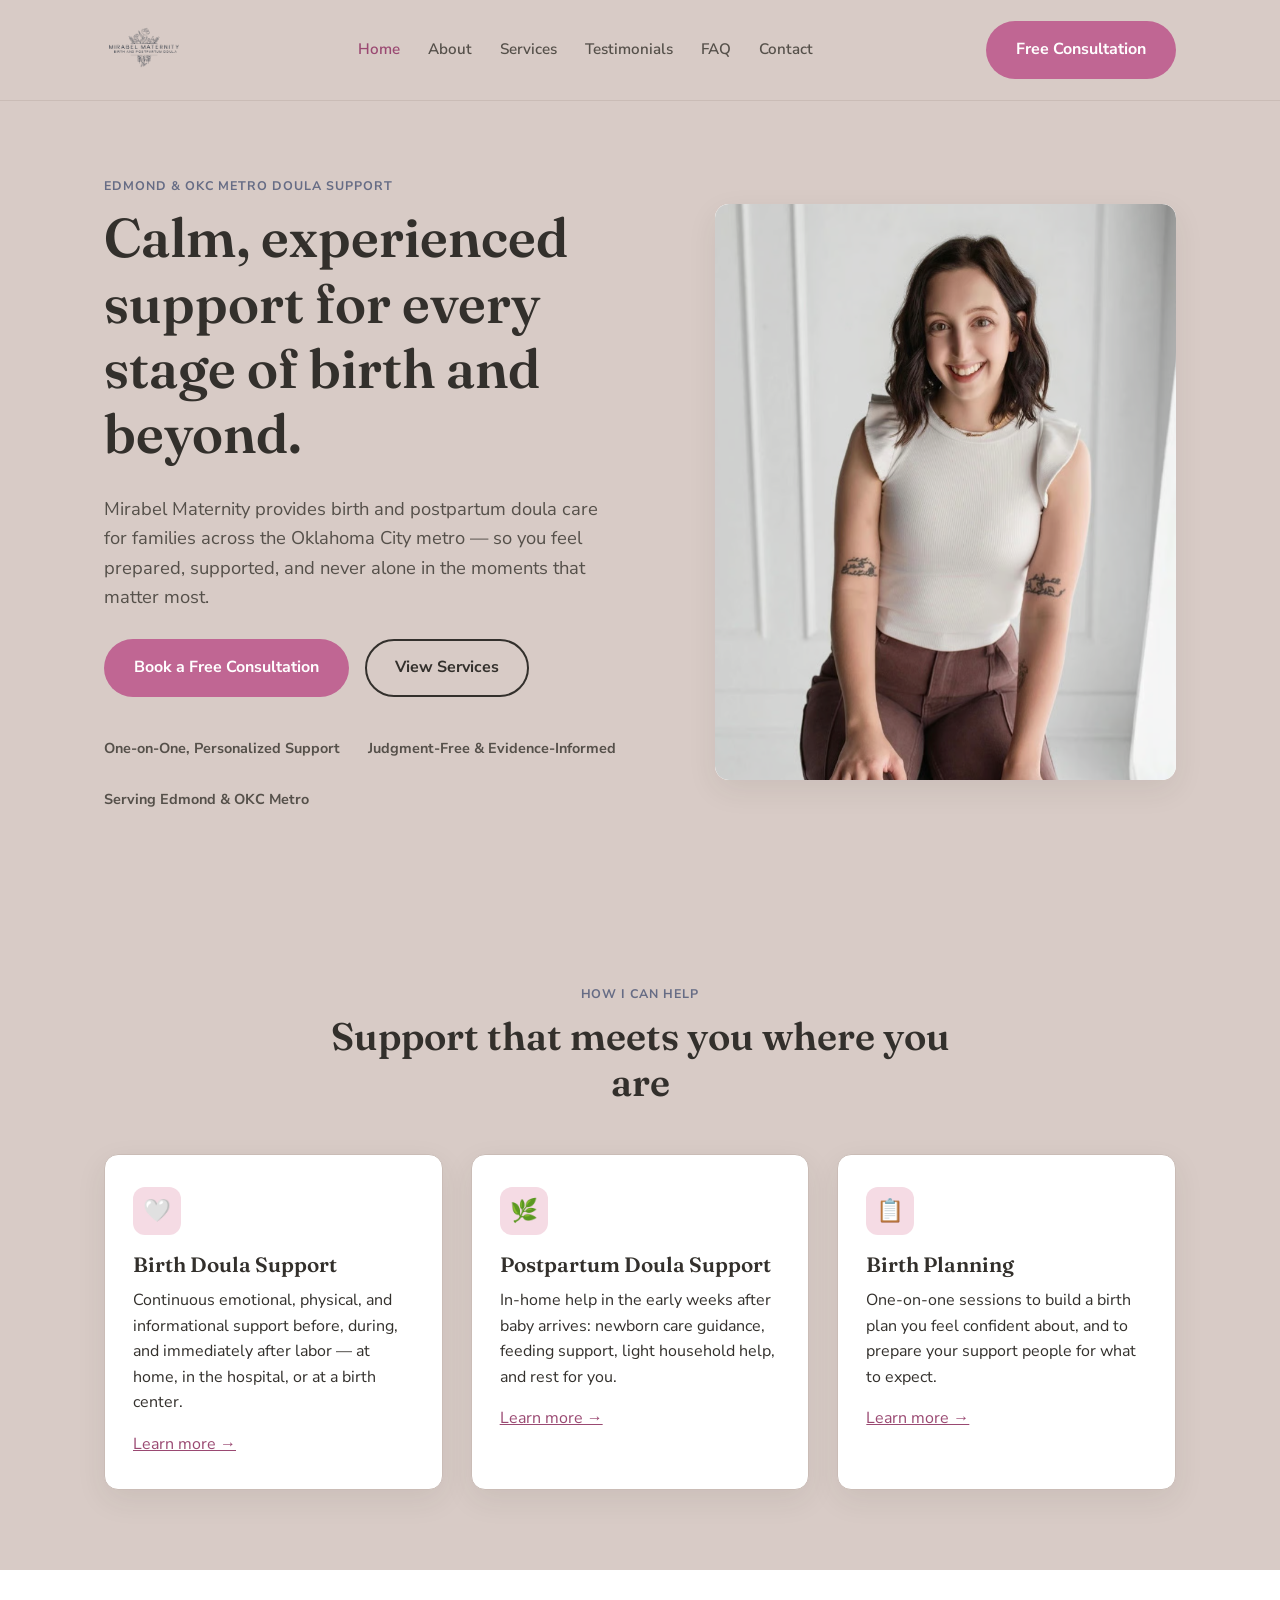
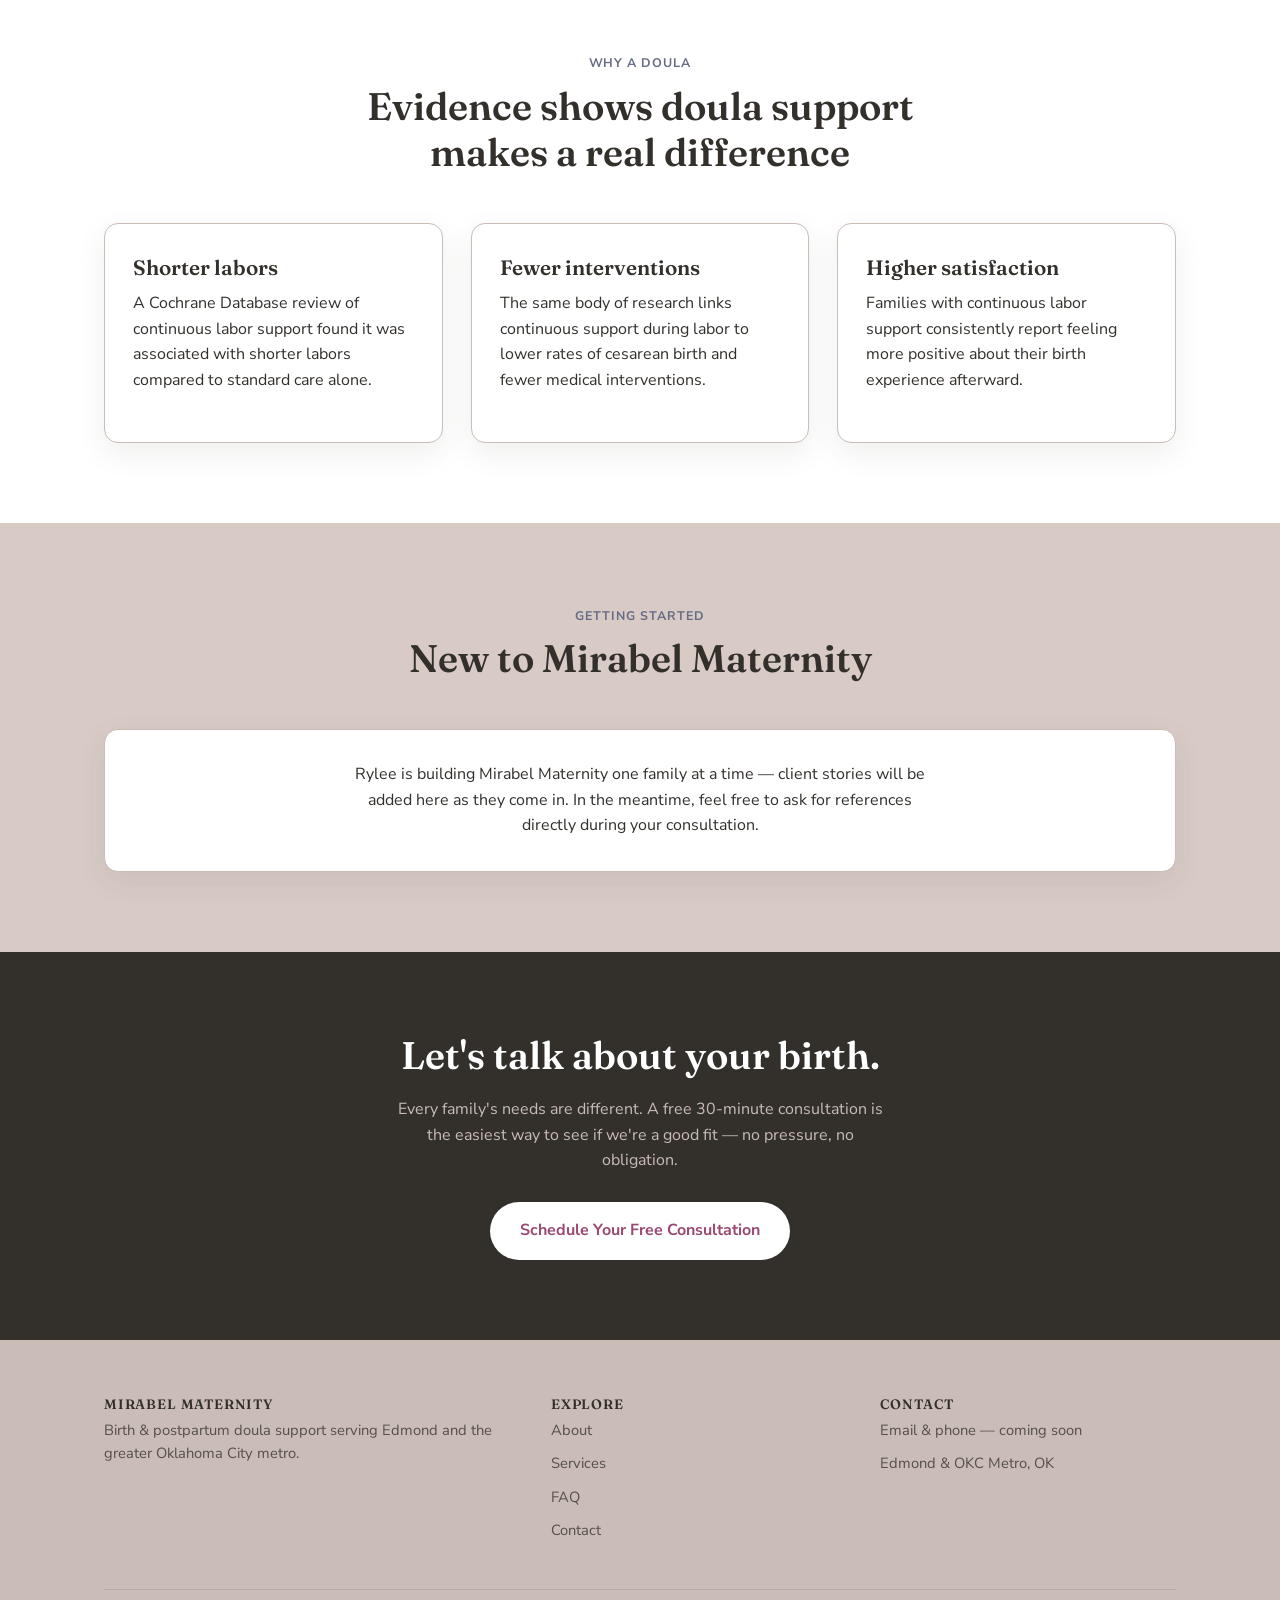
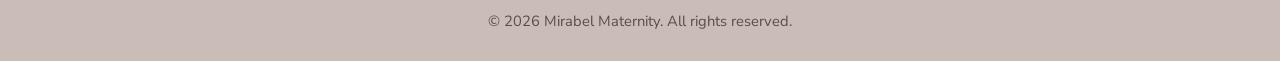
<file: index.html>
<!doctype html>
<html lang="en">
<head>
  <meta charset="UTF-8" />
  <meta name="viewport" content="width=device-width, initial-scale=1.0" />
  <title>Mirabel Maternity | Birth &amp; Postpartum Doula Support in Edmond &amp; OKC</title>
  <meta name="description" content="Mirabel Maternity provides birth and postpartum doula support for families in Edmond and the greater Oklahoma City metro. Free consultation available." />
  <link rel="preconnect" href="https://fonts.googleapis.com">
  <link rel="preconnect" href="https://fonts.gstatic.com" crossorigin>
  <link href="https://fonts.googleapis.com/css2?family=Fraunces:wght@500;600&family=Nunito+Sans:wght@400;600;700&display=swap" rel="stylesheet">
  <link rel="stylesheet" href="/assets/css/style.css" />
</head>
<body>

  <header class="site-header">
    <nav class="nav">
      <a href="/" class="brand"><img src="/assets/img/mirabel-logo.png" alt="Mirabel Maternity — Birth and Postpartum Doula" class="brand-logo" /></a>
      <ul class="nav-links">
        <li><a href="/" class="active">Home</a></li>
        <li><a href="/about.html">About</a></li>
        <li><a href="/services.html">Services</a></li>
        <li><a href="/testimonials.html">Testimonials</a></li>
        <li><a href="/faq.html">FAQ</a></li>
        <li><a href="/contact.html">Contact</a></li>
      </ul>
      <div class="nav-cta">
        <a href="/contact.html" class="btn btn-primary">Free Consultation</a>
        <button class="nav-toggle" aria-label="Toggle menu">
          <span></span><span></span><span></span>
        </button>
      </div>
    </nav>
  </header>

  <section class="hero">
    <div class="container hero-inner">
      <div class="hero-copy">
        <span class="eyebrow">Edmond &amp; OKC Metro Doula Support</span>
        <h1>Calm, experienced support for every stage of birth and beyond.</h1>
        <p class="lead">
          Mirabel Maternity provides birth and postpartum doula care for families across the Oklahoma City
          metro — so you feel prepared, supported, and never alone in the moments that matter most.
        </p>
        <div class="hero-actions">
          <a href="/contact.html" class="btn btn-primary">Book a Free Consultation</a>
          <a href="/services.html" class="btn btn-outline">View Services</a>
        </div>
        <div class="trust-row">
          <span>One-on-One, Personalized Support</span>
          <span>Judgment-Free &amp; Evidence-Informed</span>
          <span>Serving Edmond &amp; OKC Metro</span>
        </div>
      </div>
      <div class="hero-art">
        <img src="/assets/img/rylee.png" alt="Rylee, founder of Mirabel Maternity" style="width: 100%; height: 100%; object-fit: cover; border-radius: var(--radius);" />
      </div>
    </div>
  </section>

  <section>
    <div class="container">
      <div class="section-head">
        <span class="eyebrow">How I Can Help</span>
        <h2>Support that meets you where you are</h2>
      </div>
      <div class="grid-3">
        <div class="card">
          <div class="icon">🤍</div>
          <h3>Birth Doula Support</h3>
          <p>Continuous emotional, physical, and informational support before, during, and immediately after labor — at home, in the hospital, or at a birth center.</p>
          <a href="/services.html">Learn more →</a>
        </div>
        <div class="card">
          <div class="icon">🌿</div>
          <h3>Postpartum Doula Support</h3>
          <p>In-home help in the early weeks after baby arrives: newborn care guidance, feeding support, light household help, and rest for you.</p>
          <a href="/services.html">Learn more →</a>
        </div>
        <div class="card">
          <div class="icon">📋</div>
          <h3>Birth Planning</h3>
          <p>One-on-one sessions to build a birth plan you feel confident about, and to prepare your support people for what to expect.</p>
          <a href="/services.html">Learn more →</a>
        </div>
      </div>
    </div>
  </section>

  <section class="section-alt">
    <div class="container">
      <div class="section-head">
        <span class="eyebrow">Why a Doula</span>
        <h2>Evidence shows doula support makes a real difference</h2>
      </div>
      <div class="grid-3">
        <div class="card">
          <h3>Shorter labors</h3>
          <p>A Cochrane Database review of continuous labor support found it was associated with shorter labors compared to standard care alone.</p>
        </div>
        <div class="card">
          <h3>Fewer interventions</h3>
          <p>The same body of research links continuous support during labor to lower rates of cesarean birth and fewer medical interventions.</p>
        </div>
        <div class="card">
          <h3>Higher satisfaction</h3>
          <p>Families with continuous labor support consistently report feeling more positive about their birth experience afterward.</p>
        </div>
      </div>
    </div>
  </section>

  <section>
    <div class="container">
      <div class="section-head">
        <span class="eyebrow">Getting Started</span>
        <h2>New to Mirabel Maternity</h2>
      </div>
      <div class="card center">
        <p style="max-width: 60ch; margin: 0 auto;">Rylee is building Mirabel Maternity one family at a time — client stories will be added here as they come in. In the meantime, feel free to ask for references directly during your consultation.</p>
      </div>
    </div>
  </section>

  <section class="cta-band">
    <div class="container">
      <h2>Let's talk about your birth.</h2>
      <p>Every family's needs are different. A free 30-minute consultation is the easiest way to see if we're a good fit — no pressure, no obligation.</p>
      <a href="/contact.html" class="btn btn-light">Schedule Your Free Consultation</a>
    </div>
  </section>

  <footer class="site-footer">
    <div class="container">
      <div class="footer-grid">
        <div>
          <h4>Mirabel Maternity</h4>
          <p>Birth &amp; postpartum doula support serving Edmond and the greater Oklahoma City metro.</p>
        </div>
        <div>
          <h4>Explore</h4>
          <ul>
            <li><a href="/about.html">About</a></li>
            <li><a href="/services.html">Services</a></li>
            <li><a href="/faq.html">FAQ</a></li>
            <li><a href="/contact.html">Contact</a></li>
          </ul>
        </div>
        <div>
          <h4>Contact</h4>
          <ul>
            <li>Email &amp; phone — coming soon</li>
            <li>Edmond &amp; OKC Metro, OK</li>
          </ul>
        </div>
      </div>
      <div class="footer-bottom">
        &copy; <span data-year></span> Mirabel Maternity. All rights reserved.
      </div>
    </div>
  </footer>

  <script src="/assets/js/main.js"></script>
</body>
</html>
</file>
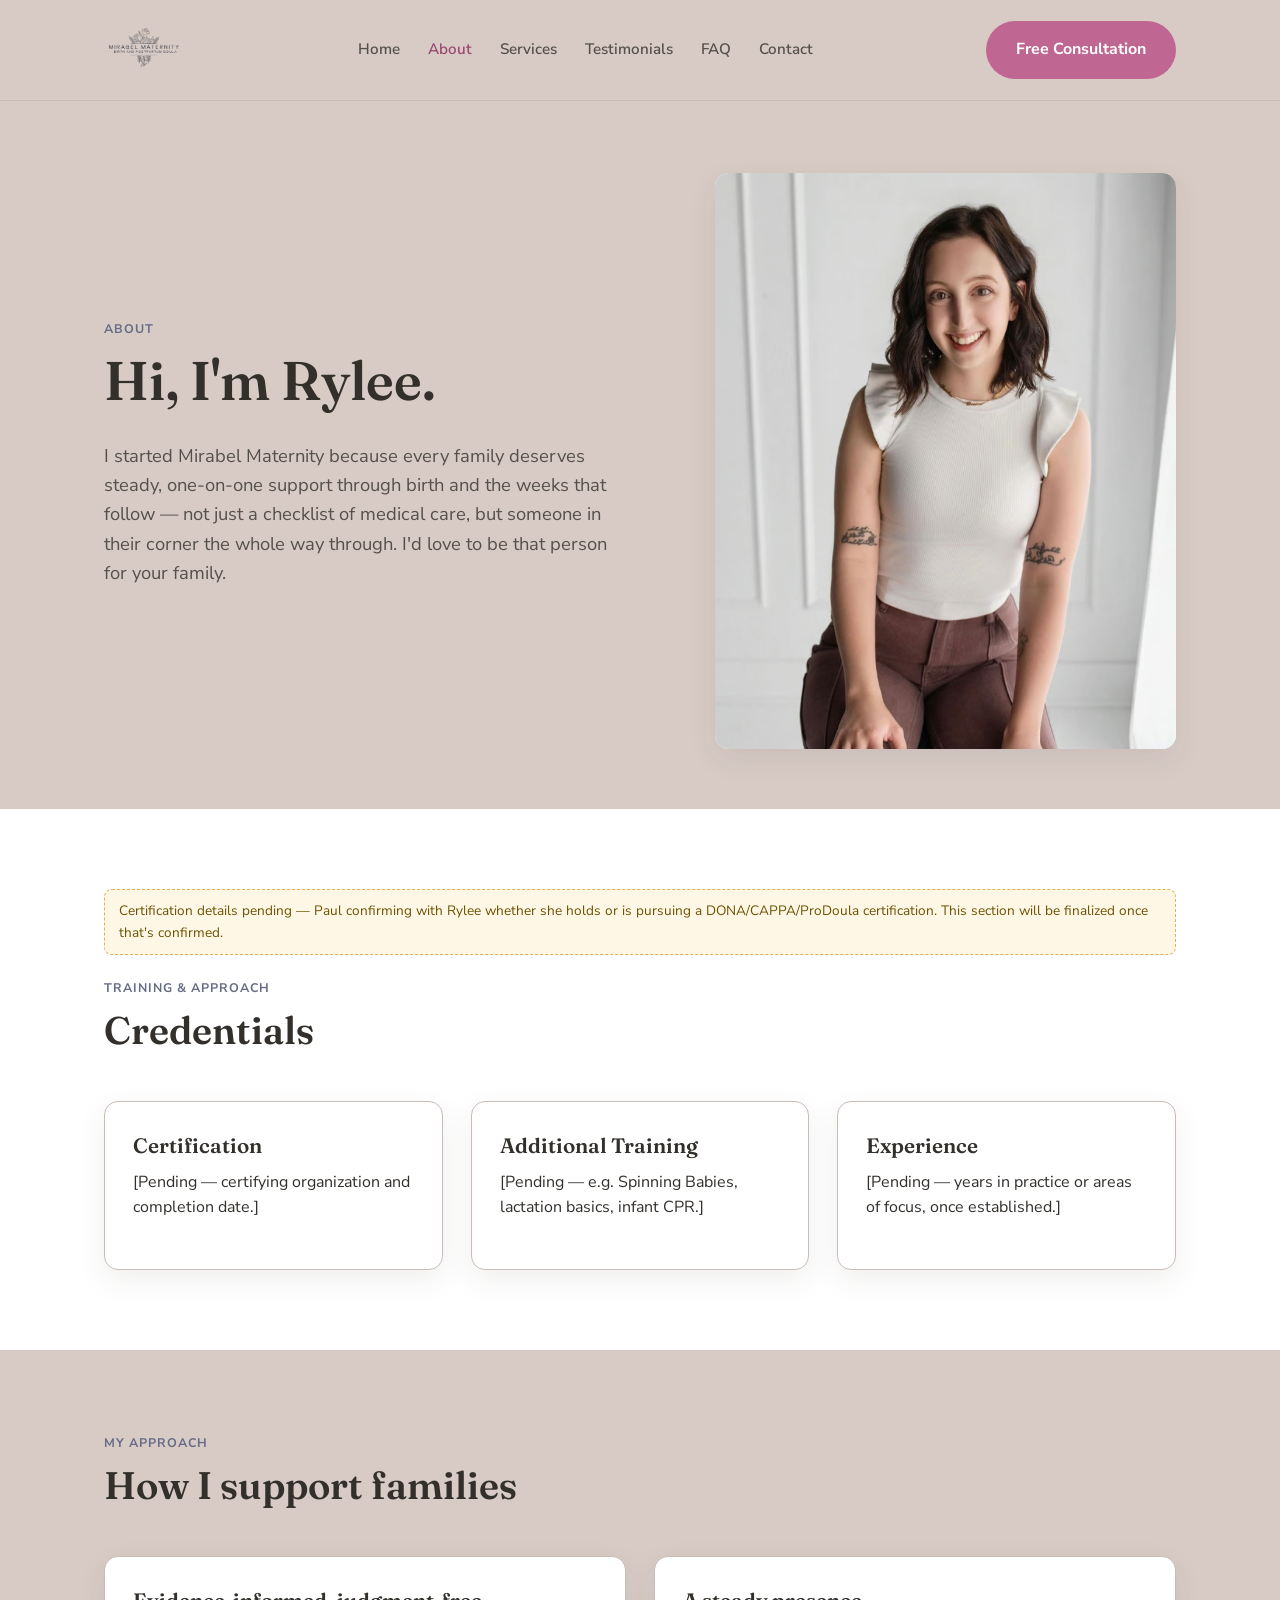
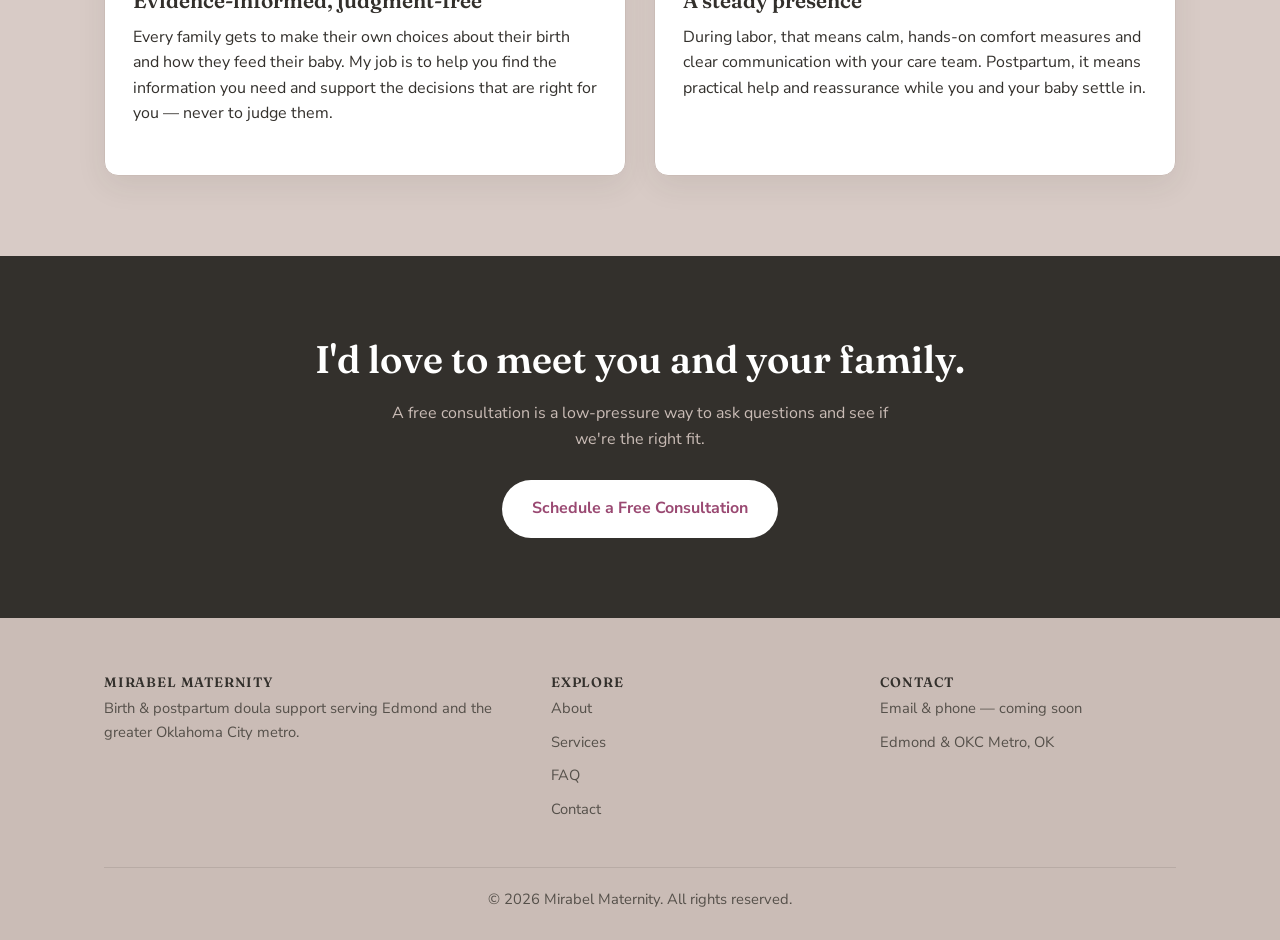
<file: about.html>
<!doctype html>
<html lang="en">
<head>
  <meta charset="UTF-8" />
  <meta name="viewport" content="width=device-width, initial-scale=1.0" />
  <title>About | Mirabel Maternity Doula Services</title>
  <meta name="description" content="Meet the doula behind Mirabel Maternity — training, philosophy, and why she supports families through birth and postpartum." />
  <link rel="preconnect" href="https://fonts.googleapis.com">
  <link rel="preconnect" href="https://fonts.gstatic.com" crossorigin>
  <link href="https://fonts.googleapis.com/css2?family=Fraunces:wght@500;600&family=Nunito+Sans:wght@400;600;700&display=swap" rel="stylesheet">
  <link rel="stylesheet" href="/assets/css/style.css" />
</head>
<body>

  <header class="site-header">
    <nav class="nav">
      <a href="/" class="brand"><img src="/assets/img/mirabel-logo.png" alt="Mirabel Maternity — Birth and Postpartum Doula" class="brand-logo" /></a>
      <ul class="nav-links">
        <li><a href="/">Home</a></li>
        <li><a href="/about.html" class="active">About</a></li>
        <li><a href="/services.html">Services</a></li>
        <li><a href="/testimonials.html">Testimonials</a></li>
        <li><a href="/faq.html">FAQ</a></li>
        <li><a href="/contact.html">Contact</a></li>
      </ul>
      <div class="nav-cta">
        <a href="/contact.html" class="btn btn-primary">Free Consultation</a>
        <button class="nav-toggle" aria-label="Toggle menu">
          <span></span><span></span><span></span>
        </button>
      </div>
    </nav>
  </header>

  <section class="hero" style="padding-bottom: 60px;">
    <div class="container hero-inner">
      <div class="hero-copy">
        <span class="eyebrow">About</span>
        <h1>Hi, I'm Rylee.</h1>
        <p class="lead">
          I started Mirabel Maternity because every family deserves steady, one-on-one support through birth and
          the weeks that follow — not just a checklist of medical care, but someone in their corner the whole way
          through. I'd love to be that person for your family.
        </p>
      </div>
      <div class="hero-art">
        <img src="/assets/img/rylee.png" alt="Rylee, founder of Mirabel Maternity" style="width: 100%; height: 100%; object-fit: cover;" />
      </div>
    </div>
  </section>

  <section class="section-alt">
    <div class="container">
      <div class="placeholder-note">
        Certification details pending — Paul confirming with Rylee whether she holds or is pursuing a DONA/CAPPA/ProDoula
        certification. This section will be finalized once that's confirmed.
      </div>
      <div class="section-head left">
        <span class="eyebrow">Training &amp; Approach</span>
        <h2>Credentials</h2>
      </div>
      <div class="grid-3">
        <div class="card">
          <h3>Certification</h3>
          <p>[Pending — certifying organization and completion date.]</p>
        </div>
        <div class="card">
          <h3>Additional Training</h3>
          <p>[Pending — e.g. Spinning Babies, lactation basics, infant CPR.]</p>
        </div>
        <div class="card">
          <h3>Experience</h3>
          <p>[Pending — years in practice or areas of focus, once established.]</p>
        </div>
      </div>
    </div>
  </section>

  <section>
    <div class="container">
      <div class="section-head left">
        <span class="eyebrow">My Approach</span>
        <h2>How I support families</h2>
      </div>
      <div class="grid-2">
        <div class="card">
          <h3>Evidence-informed, judgment-free</h3>
          <p>Every family gets to make their own choices about their birth and how they feed their baby. My job is to help you find the information you need and support the decisions that are right for you — never to judge them.</p>
        </div>
        <div class="card">
          <h3>A steady presence</h3>
          <p>During labor, that means calm, hands-on comfort measures and clear communication with your care team. Postpartum, it means practical help and reassurance while you and your baby settle in.</p>
        </div>
      </div>
    </div>
  </section>

  <section class="cta-band">
    <div class="container">
      <h2>I'd love to meet you and your family.</h2>
      <p>A free consultation is a low-pressure way to ask questions and see if we're the right fit.</p>
      <a href="/contact.html" class="btn btn-light">Schedule a Free Consultation</a>
    </div>
  </section>

  <footer class="site-footer">
    <div class="container">
      <div class="footer-grid">
        <div>
          <h4>Mirabel Maternity</h4>
          <p>Birth &amp; postpartum doula support serving Edmond and the greater Oklahoma City metro.</p>
        </div>
        <div>
          <h4>Explore</h4>
          <ul>
            <li><a href="/about.html">About</a></li>
            <li><a href="/services.html">Services</a></li>
            <li><a href="/faq.html">FAQ</a></li>
            <li><a href="/contact.html">Contact</a></li>
          </ul>
        </div>
        <div>
          <h4>Contact</h4>
          <ul>
            <li>Email &amp; phone — coming soon</li>
            <li>Edmond &amp; OKC Metro, OK</li>
          </ul>
        </div>
      </div>
      <div class="footer-bottom">
        &copy; <span data-year></span> Mirabel Maternity. All rights reserved.
      </div>
    </div>
  </footer>

  <script src="/assets/js/main.js"></script>
</body>
</html>
</file>
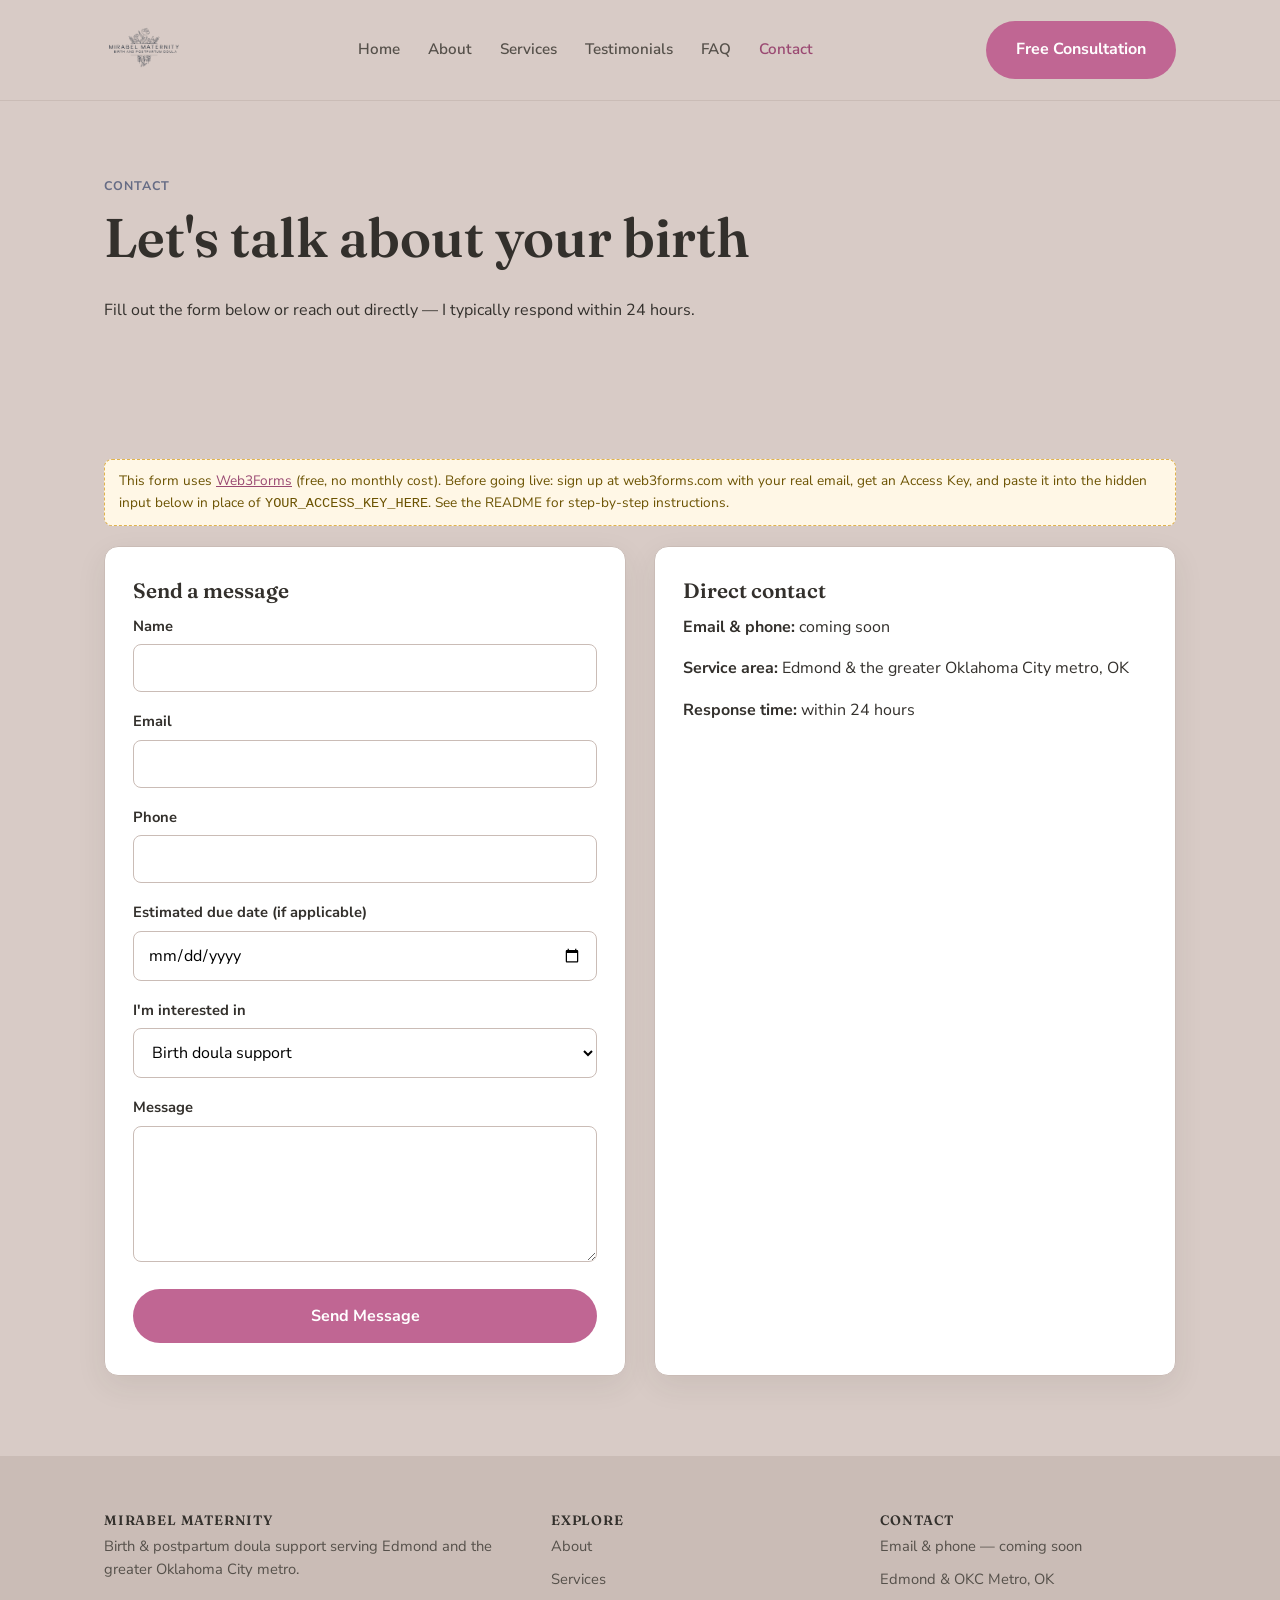
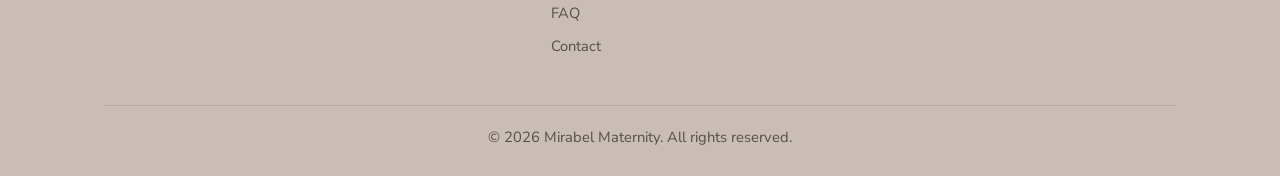
<file: contact.html>
<!doctype html>
<html lang="en">
<head>
  <meta charset="UTF-8" />
  <meta name="viewport" content="width=device-width, initial-scale=1.0" />
  <title>Contact | Mirabel Maternity</title>
  <meta name="description" content="Schedule a free consultation with Mirabel Maternity, serving Edmond and the greater Oklahoma City metro." />
  <link rel="preconnect" href="https://fonts.googleapis.com">
  <link rel="preconnect" href="https://fonts.gstatic.com" crossorigin>
  <link href="https://fonts.googleapis.com/css2?family=Fraunces:wght@500;600&family=Nunito+Sans:wght@400;600;700&display=swap" rel="stylesheet">
  <link rel="stylesheet" href="/assets/css/style.css" />
</head>
<body>

  <header class="site-header">
    <nav class="nav">
      <a href="/" class="brand"><img src="/assets/img/mirabel-logo.png" alt="Mirabel Maternity — Birth and Postpartum Doula" class="brand-logo" /></a>
      <ul class="nav-links">
        <li><a href="/">Home</a></li>
        <li><a href="/about.html">About</a></li>
        <li><a href="/services.html">Services</a></li>
        <li><a href="/testimonials.html">Testimonials</a></li>
        <li><a href="/faq.html">FAQ</a></li>
        <li><a href="/contact.html" class="active">Contact</a></li>
      </ul>
      <div class="nav-cta">
        <a href="/contact.html" class="btn btn-primary">Free Consultation</a>
        <button class="nav-toggle" aria-label="Toggle menu">
          <span></span><span></span><span></span>
        </button>
      </div>
    </nav>
  </header>

  <section class="hero" style="padding-bottom: 40px;">
    <div class="container">
      <span class="eyebrow">Contact</span>
      <h1>Let's talk about your birth</h1>
      <p class="lead">Fill out the form below or reach out directly — I typically respond within 24 hours.</p>
    </div>
  </section>

  <section>
    <div class="container">
      <div class="placeholder-note">
        This form uses <a href="https://web3forms.com" target="_blank" rel="noopener">Web3Forms</a> (free, no monthly
        cost). Before going live: sign up at web3forms.com with your real email, get an Access Key, and paste it
        into the hidden input below in place of <code>YOUR_ACCESS_KEY_HERE</code>. See the README for step-by-step
        instructions.
      </div>
      <div class="grid-2">
        <div class="card">
          <h3>Send a message</h3>
          <form action="https://api.web3forms.com/submit" method="POST" class="form-grid">
            <input type="hidden" name="access_key" value="YOUR_ACCESS_KEY_HERE" />
            <input type="hidden" name="subject" value="New inquiry from Mirabel Maternity website" />
            <input type="checkbox" name="botcheck" style="display:none" tabindex="-1" autocomplete="off" />

            <div>
              <label for="name">Name</label>
              <input type="text" id="name" name="name" required />
            </div>
            <div>
              <label for="email">Email</label>
              <input type="email" id="email" name="email" required />
            </div>
            <div>
              <label for="phone">Phone</label>
              <input type="tel" id="phone" name="phone" />
            </div>
            <div>
              <label for="due_date">Estimated due date (if applicable)</label>
              <input type="date" id="due_date" name="due_date" />
            </div>
            <div>
              <label for="interest">I'm interested in</label>
              <select id="interest" name="interest">
                <option>Birth doula support</option>
                <option>Postpartum doula support</option>
                <option>Birth + postpartum bundle</option>
                <option>Not sure yet</option>
              </select>
            </div>
            <div>
              <label for="message">Message</label>
              <textarea id="message" name="message" rows="5" required></textarea>
            </div>
            <button type="submit" class="btn btn-primary">Send Message</button>
          </form>
        </div>

        <div class="card">
          <h3>Direct contact</h3>
          <p><strong>Email &amp; phone:</strong> coming soon</p>
          <p><strong>Service area:</strong> Edmond &amp; the greater Oklahoma City metro, OK</p>
          <p><strong>Response time:</strong> within 24 hours</p>
        </div>
      </div>
    </div>
  </section>

  <footer class="site-footer">
    <div class="container">
      <div class="footer-grid">
        <div>
          <h4>Mirabel Maternity</h4>
          <p>Birth &amp; postpartum doula support serving Edmond and the greater Oklahoma City metro.</p>
        </div>
        <div>
          <h4>Explore</h4>
          <ul>
            <li><a href="/about.html">About</a></li>
            <li><a href="/services.html">Services</a></li>
            <li><a href="/faq.html">FAQ</a></li>
            <li><a href="/contact.html">Contact</a></li>
          </ul>
        </div>
        <div>
          <h4>Contact</h4>
          <ul>
            <li>Email &amp; phone — coming soon</li>
            <li>Edmond &amp; OKC Metro, OK</li>
          </ul>
        </div>
      </div>
      <div class="footer-bottom">
        &copy; <span data-year></span> Mirabel Maternity. All rights reserved.
      </div>
    </div>
  </footer>

  <script src="/assets/js/main.js"></script>
</body>
</html>
</file>
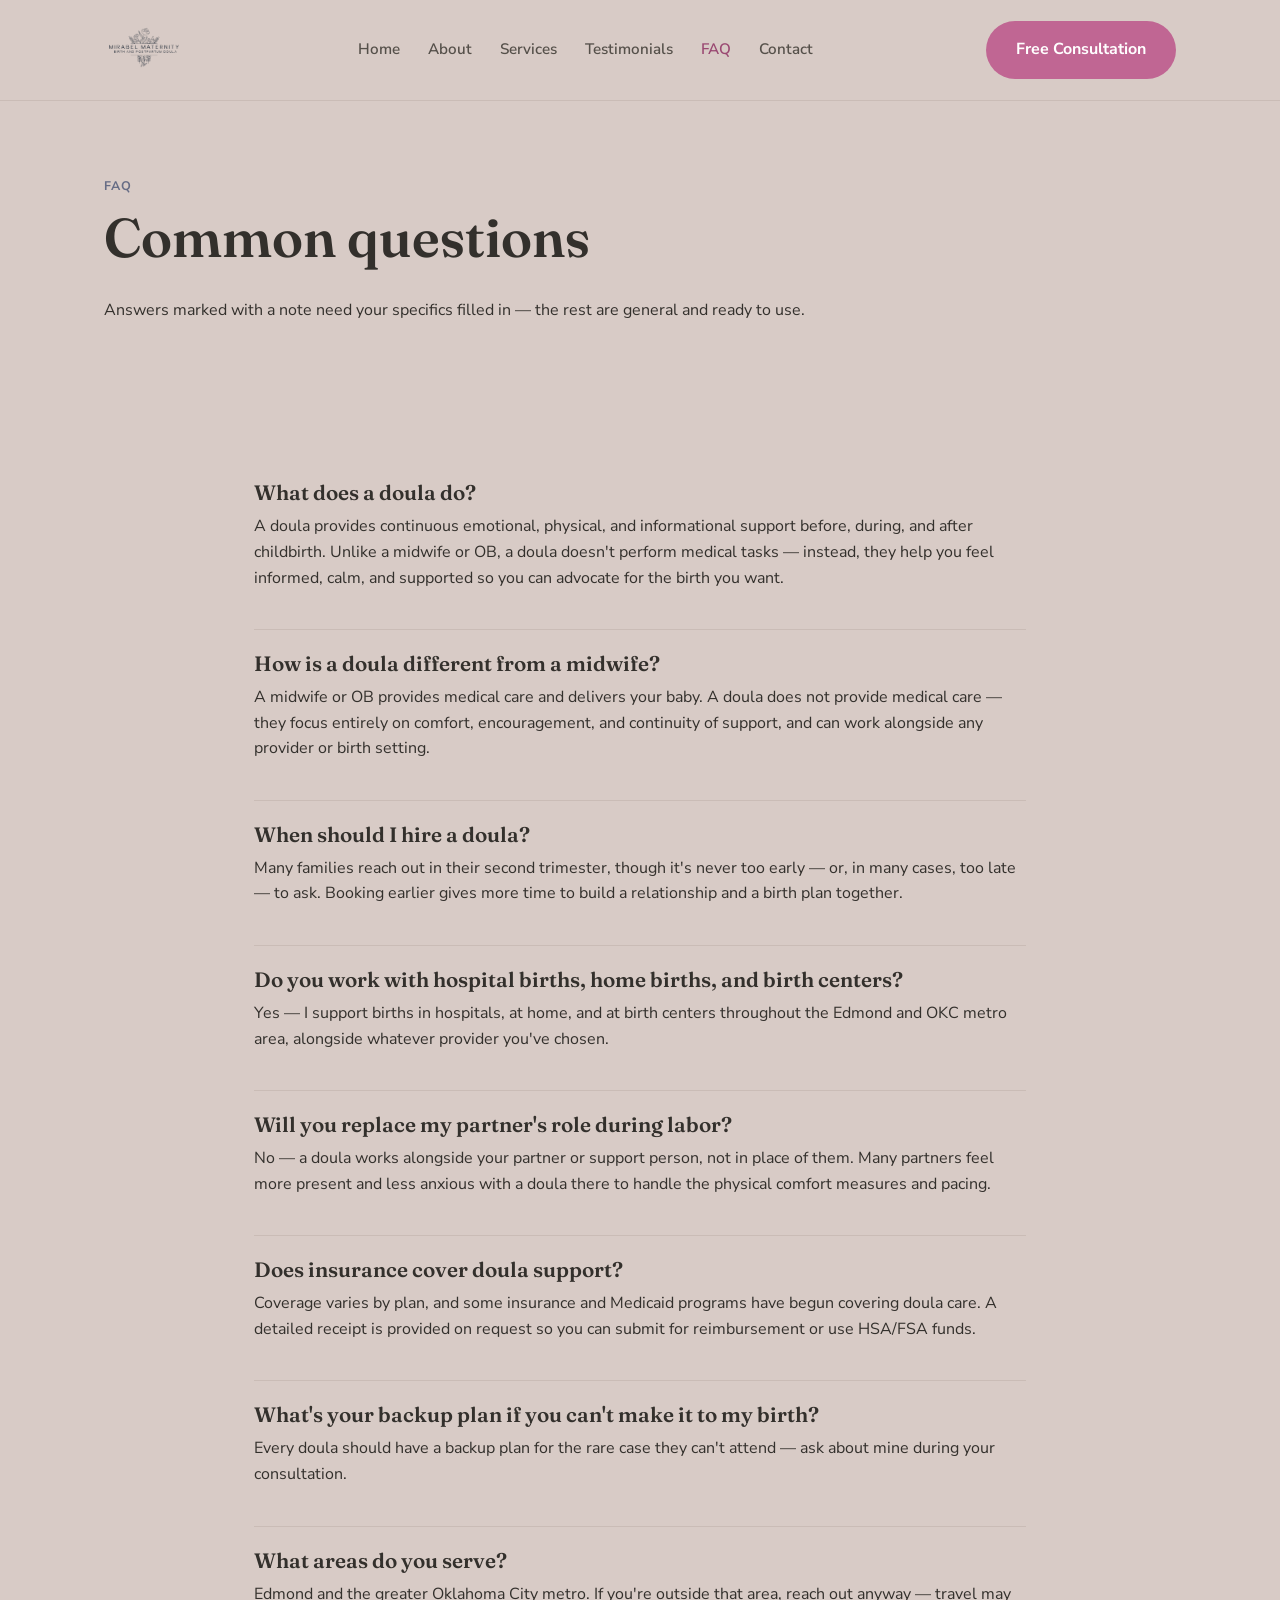
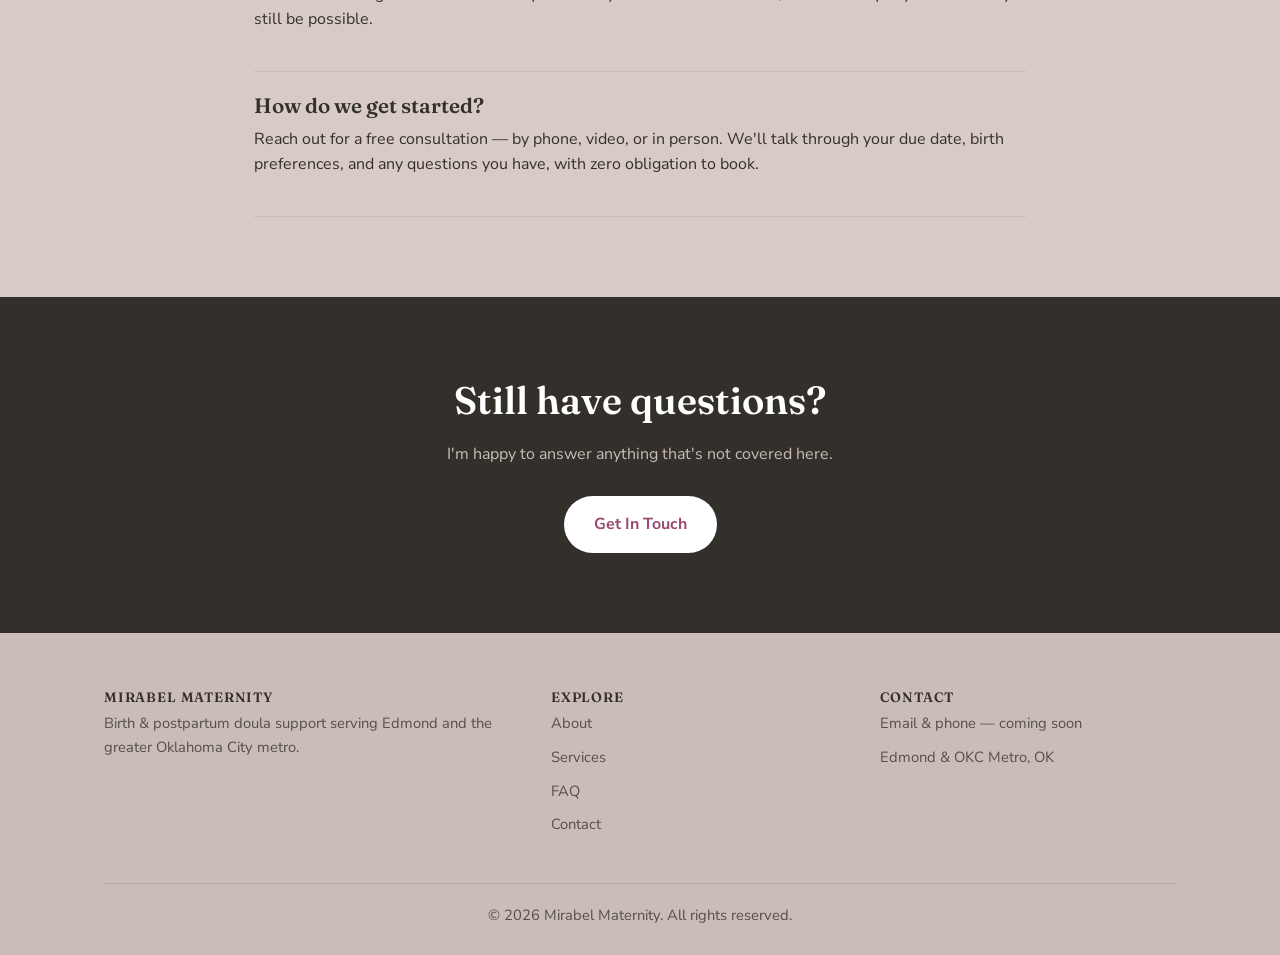
<file: faq.html>
<!doctype html>
<html lang="en">
<head>
  <meta charset="UTF-8" />
  <meta name="viewport" content="width=device-width, initial-scale=1.0" />
  <title>FAQ | Mirabel Maternity</title>
  <meta name="description" content="Answers to common questions about hiring a doula in Edmond and the OKC metro." />
  <link rel="preconnect" href="https://fonts.googleapis.com">
  <link rel="preconnect" href="https://fonts.gstatic.com" crossorigin>
  <link href="https://fonts.googleapis.com/css2?family=Fraunces:wght@500;600&family=Nunito+Sans:wght@400;600;700&display=swap" rel="stylesheet">
  <link rel="stylesheet" href="/assets/css/style.css" />
</head>
<body>

  <header class="site-header">
    <nav class="nav">
      <a href="/" class="brand"><img src="/assets/img/mirabel-logo.png" alt="Mirabel Maternity — Birth and Postpartum Doula" class="brand-logo" /></a>
      <ul class="nav-links">
        <li><a href="/">Home</a></li>
        <li><a href="/about.html">About</a></li>
        <li><a href="/services.html">Services</a></li>
        <li><a href="/testimonials.html">Testimonials</a></li>
        <li><a href="/faq.html" class="active">FAQ</a></li>
        <li><a href="/contact.html">Contact</a></li>
      </ul>
      <div class="nav-cta">
        <a href="/contact.html" class="btn btn-primary">Free Consultation</a>
        <button class="nav-toggle" aria-label="Toggle menu">
          <span></span><span></span><span></span>
        </button>
      </div>
    </nav>
  </header>

  <section class="hero" style="padding-bottom: 40px;">
    <div class="container">
      <span class="eyebrow">FAQ</span>
      <h1>Common questions</h1>
      <p class="lead">Answers marked with a note need your specifics filled in — the rest are general and ready to use.</p>
    </div>
  </section>

  <section>
    <div class="container" style="max-width: 820px;">

      <div class="faq-item">
        <h3>What does a doula do?</h3>
        <p>A doula provides continuous emotional, physical, and informational support before, during, and after
        childbirth. Unlike a midwife or OB, a doula doesn't perform medical tasks — instead, they help you feel
        informed, calm, and supported so you can advocate for the birth you want.</p>
      </div>

      <div class="faq-item">
        <h3>How is a doula different from a midwife?</h3>
        <p>A midwife or OB provides medical care and delivers your baby. A doula does not provide medical care —
        they focus entirely on comfort, encouragement, and continuity of support, and can work alongside any
        provider or birth setting.</p>
      </div>

      <div class="faq-item">
        <h3>When should I hire a doula?</h3>
        <p>Many families reach out in their second trimester, though it's never too early — or, in many cases, too
        late — to ask. Booking earlier gives more time to build a relationship and a birth plan together.</p>
      </div>

      <div class="faq-item">
        <h3>Do you work with hospital births, home births, and birth centers?</h3>
        <p>Yes — I support births in hospitals, at home, and at birth centers throughout the Edmond and OKC metro
        area, alongside whatever provider you've chosen.</p>
      </div>

      <div class="faq-item">
        <h3>Will you replace my partner's role during labor?</h3>
        <p>No — a doula works alongside your partner or support person, not in place of them. Many partners feel
        more present and less anxious with a doula there to handle the physical comfort measures and pacing.</p>
      </div>

      <div class="faq-item">
        <h3>Does insurance cover doula support?</h3>
        <p>Coverage varies by plan, and some insurance and Medicaid programs have begun covering doula care. A
        detailed receipt is provided on request so you can submit for reimbursement or use HSA/FSA funds.</p>
      </div>

      <div class="faq-item">
        <h3>What's your backup plan if you can't make it to my birth?</h3>
        <p>Every doula should have a backup plan for the rare case they can't attend — ask about mine during your
        consultation.</p>
      </div>

      <div class="faq-item">
        <h3>What areas do you serve?</h3>
        <p>Edmond and the greater Oklahoma City metro. If you're outside that area, reach out anyway — travel may
        still be possible.</p>
      </div>

      <div class="faq-item">
        <h3>How do we get started?</h3>
        <p>Reach out for a free consultation — by phone, video, or in person. We'll talk through your due date,
        birth preferences, and any questions you have, with zero obligation to book.</p>
      </div>

    </div>
  </section>

  <section class="cta-band">
    <div class="container">
      <h2>Still have questions?</h2>
      <p>I'm happy to answer anything that's not covered here.</p>
      <a href="/contact.html" class="btn btn-light">Get In Touch</a>
    </div>
  </section>

  <footer class="site-footer">
    <div class="container">
      <div class="footer-grid">
        <div>
          <h4>Mirabel Maternity</h4>
          <p>Birth &amp; postpartum doula support serving Edmond and the greater Oklahoma City metro.</p>
        </div>
        <div>
          <h4>Explore</h4>
          <ul>
            <li><a href="/about.html">About</a></li>
            <li><a href="/services.html">Services</a></li>
            <li><a href="/faq.html">FAQ</a></li>
            <li><a href="/contact.html">Contact</a></li>
          </ul>
        </div>
        <div>
          <h4>Contact</h4>
          <ul>
            <li>Email &amp; phone — coming soon</li>
            <li>Edmond &amp; OKC Metro, OK</li>
          </ul>
        </div>
      </div>
      <div class="footer-bottom">
        &copy; <span data-year></span> Mirabel Maternity. All rights reserved.
      </div>
    </div>
  </footer>

  <script src="/assets/js/main.js"></script>
</body>
</html>
</file>
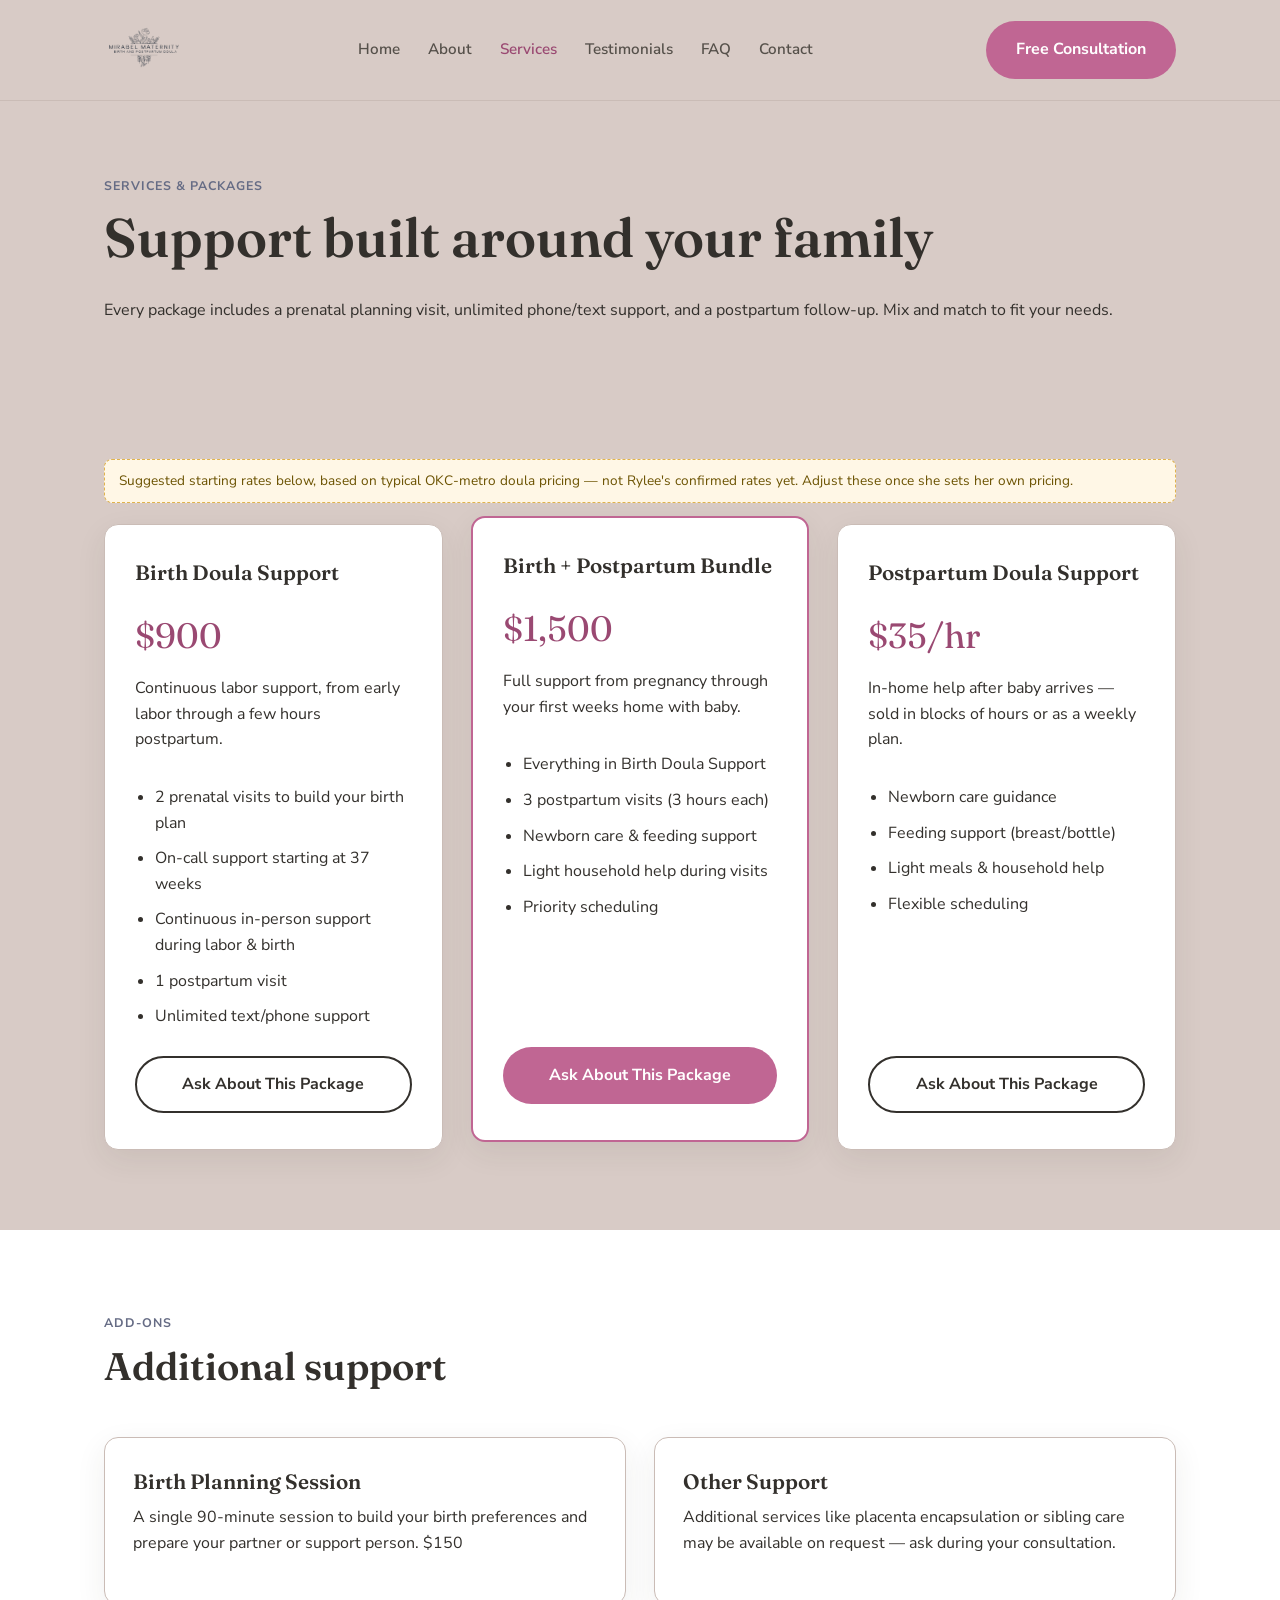
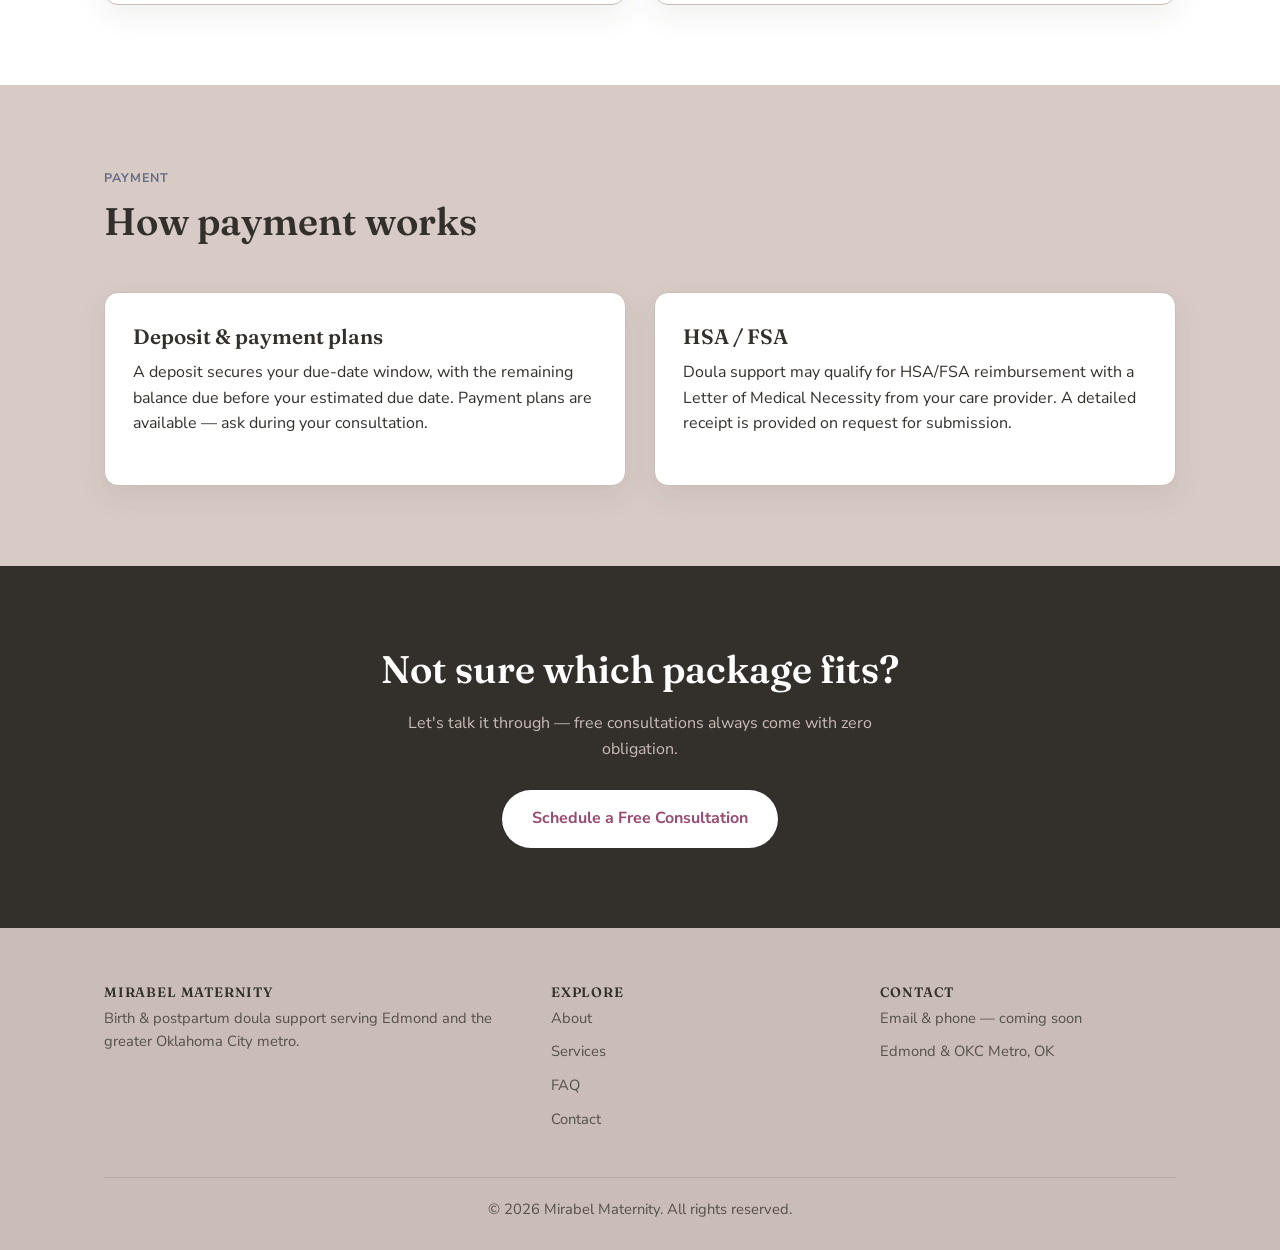
<file: services.html>
<!doctype html>
<html lang="en">
<head>
  <meta charset="UTF-8" />
  <meta name="viewport" content="width=device-width, initial-scale=1.0" />
  <title>Services &amp; Packages | Mirabel Maternity</title>
  <meta name="description" content="Birth doula, postpartum doula, and birth planning packages from Mirabel Maternity, serving Edmond and the OKC metro." />
  <link rel="preconnect" href="https://fonts.googleapis.com">
  <link rel="preconnect" href="https://fonts.gstatic.com" crossorigin>
  <link href="https://fonts.googleapis.com/css2?family=Fraunces:wght@500;600&family=Nunito+Sans:wght@400;600;700&display=swap" rel="stylesheet">
  <link rel="stylesheet" href="/assets/css/style.css" />
</head>
<body>

  <header class="site-header">
    <nav class="nav">
      <a href="/" class="brand"><img src="/assets/img/mirabel-logo.png" alt="Mirabel Maternity — Birth and Postpartum Doula" class="brand-logo" /></a>
      <ul class="nav-links">
        <li><a href="/">Home</a></li>
        <li><a href="/about.html">About</a></li>
        <li><a href="/services.html" class="active">Services</a></li>
        <li><a href="/testimonials.html">Testimonials</a></li>
        <li><a href="/faq.html">FAQ</a></li>
        <li><a href="/contact.html">Contact</a></li>
      </ul>
      <div class="nav-cta">
        <a href="/contact.html" class="btn btn-primary">Free Consultation</a>
        <button class="nav-toggle" aria-label="Toggle menu">
          <span></span><span></span><span></span>
        </button>
      </div>
    </nav>
  </header>

  <section class="hero" style="padding-bottom: 40px;">
    <div class="container">
      <span class="eyebrow">Services &amp; Packages</span>
      <h1>Support built around your family</h1>
      <p class="lead">Every package includes a prenatal planning visit, unlimited phone/text support, and a postpartum follow-up. Mix and match to fit your needs.</p>
    </div>
  </section>

  <section>
    <div class="container">
      <div class="placeholder-note">
        Suggested starting rates below, based on typical OKC-metro doula pricing — not Rylee's confirmed rates yet.
        Adjust these once she sets her own pricing.
      </div>
      <div class="grid-3">
        <div class="pricing-card">
          <h3>Birth Doula Support</h3>
          <p class="price">$900</p>
          <p>Continuous labor support, from early labor through a few hours postpartum.</p>
          <ul>
            <li>2 prenatal visits to build your birth plan</li>
            <li>On-call support starting at 37 weeks</li>
            <li>Continuous in-person support during labor &amp; birth</li>
            <li>1 postpartum visit</li>
            <li>Unlimited text/phone support</li>
          </ul>
          <a href="/contact.html" class="btn btn-outline center">Ask About This Package</a>
        </div>

        <div class="pricing-card featured">
          <h3>Birth + Postpartum Bundle</h3>
          <p class="price">$1,500</p>
          <p>Full support from pregnancy through your first weeks home with baby.</p>
          <ul>
            <li>Everything in Birth Doula Support</li>
            <li>3 postpartum visits (3 hours each)</li>
            <li>Newborn care &amp; feeding support</li>
            <li>Light household help during visits</li>
            <li>Priority scheduling</li>
          </ul>
          <a href="/contact.html" class="btn btn-primary center">Ask About This Package</a>
        </div>

        <div class="pricing-card">
          <h3>Postpartum Doula Support</h3>
          <p class="price">$35/hr</p>
          <p>In-home help after baby arrives — sold in blocks of hours or as a weekly plan.</p>
          <ul>
            <li>Newborn care guidance</li>
            <li>Feeding support (breast/bottle)</li>
            <li>Light meals &amp; household help</li>
            <li>Flexible scheduling</li>
          </ul>
          <a href="/contact.html" class="btn btn-outline center">Ask About This Package</a>
        </div>
      </div>
    </div>
  </section>

  <section class="section-alt">
    <div class="container">
      <div class="section-head left">
        <span class="eyebrow">Add-Ons</span>
        <h2>Additional support</h2>
      </div>
      <div class="grid-2">
        <div class="card">
          <h3>Birth Planning Session</h3>
          <p>A single 90-minute session to build your birth preferences and prepare your partner or support person. $150</p>
        </div>
        <div class="card">
          <h3>Other Support</h3>
          <p>Additional services like placenta encapsulation or sibling care may be available on request — ask during your consultation.</p>
        </div>
      </div>
    </div>
  </section>

  <section>
    <div class="container">
      <div class="section-head left">
        <span class="eyebrow">Payment</span>
        <h2>How payment works</h2>
      </div>
      <div class="grid-2">
        <div class="card">
          <h3>Deposit &amp; payment plans</h3>
          <p>A deposit secures your due-date window, with the remaining balance due before your estimated due date. Payment plans are available — ask during your consultation.</p>
        </div>
        <div class="card">
          <h3>HSA / FSA</h3>
          <p>Doula support may qualify for HSA/FSA reimbursement with a Letter of Medical Necessity from your care provider. A detailed receipt is provided on request for submission.</p>
        </div>
      </div>
    </div>
  </section>

  <section class="cta-band">
    <div class="container">
      <h2>Not sure which package fits?</h2>
      <p>Let's talk it through — free consultations always come with zero obligation.</p>
      <a href="/contact.html" class="btn btn-light">Schedule a Free Consultation</a>
    </div>
  </section>

  <footer class="site-footer">
    <div class="container">
      <div class="footer-grid">
        <div>
          <h4>Mirabel Maternity</h4>
          <p>Birth &amp; postpartum doula support serving Edmond and the greater Oklahoma City metro.</p>
        </div>
        <div>
          <h4>Explore</h4>
          <ul>
            <li><a href="/about.html">About</a></li>
            <li><a href="/services.html">Services</a></li>
            <li><a href="/faq.html">FAQ</a></li>
            <li><a href="/contact.html">Contact</a></li>
          </ul>
        </div>
        <div>
          <h4>Contact</h4>
          <ul>
            <li>Email &amp; phone — coming soon</li>
            <li>Edmond &amp; OKC Metro, OK</li>
          </ul>
        </div>
      </div>
      <div class="footer-bottom">
        &copy; <span data-year></span> Mirabel Maternity. All rights reserved.
      </div>
    </div>
  </footer>

  <script src="/assets/js/main.js"></script>
</body>
</html>
</file>
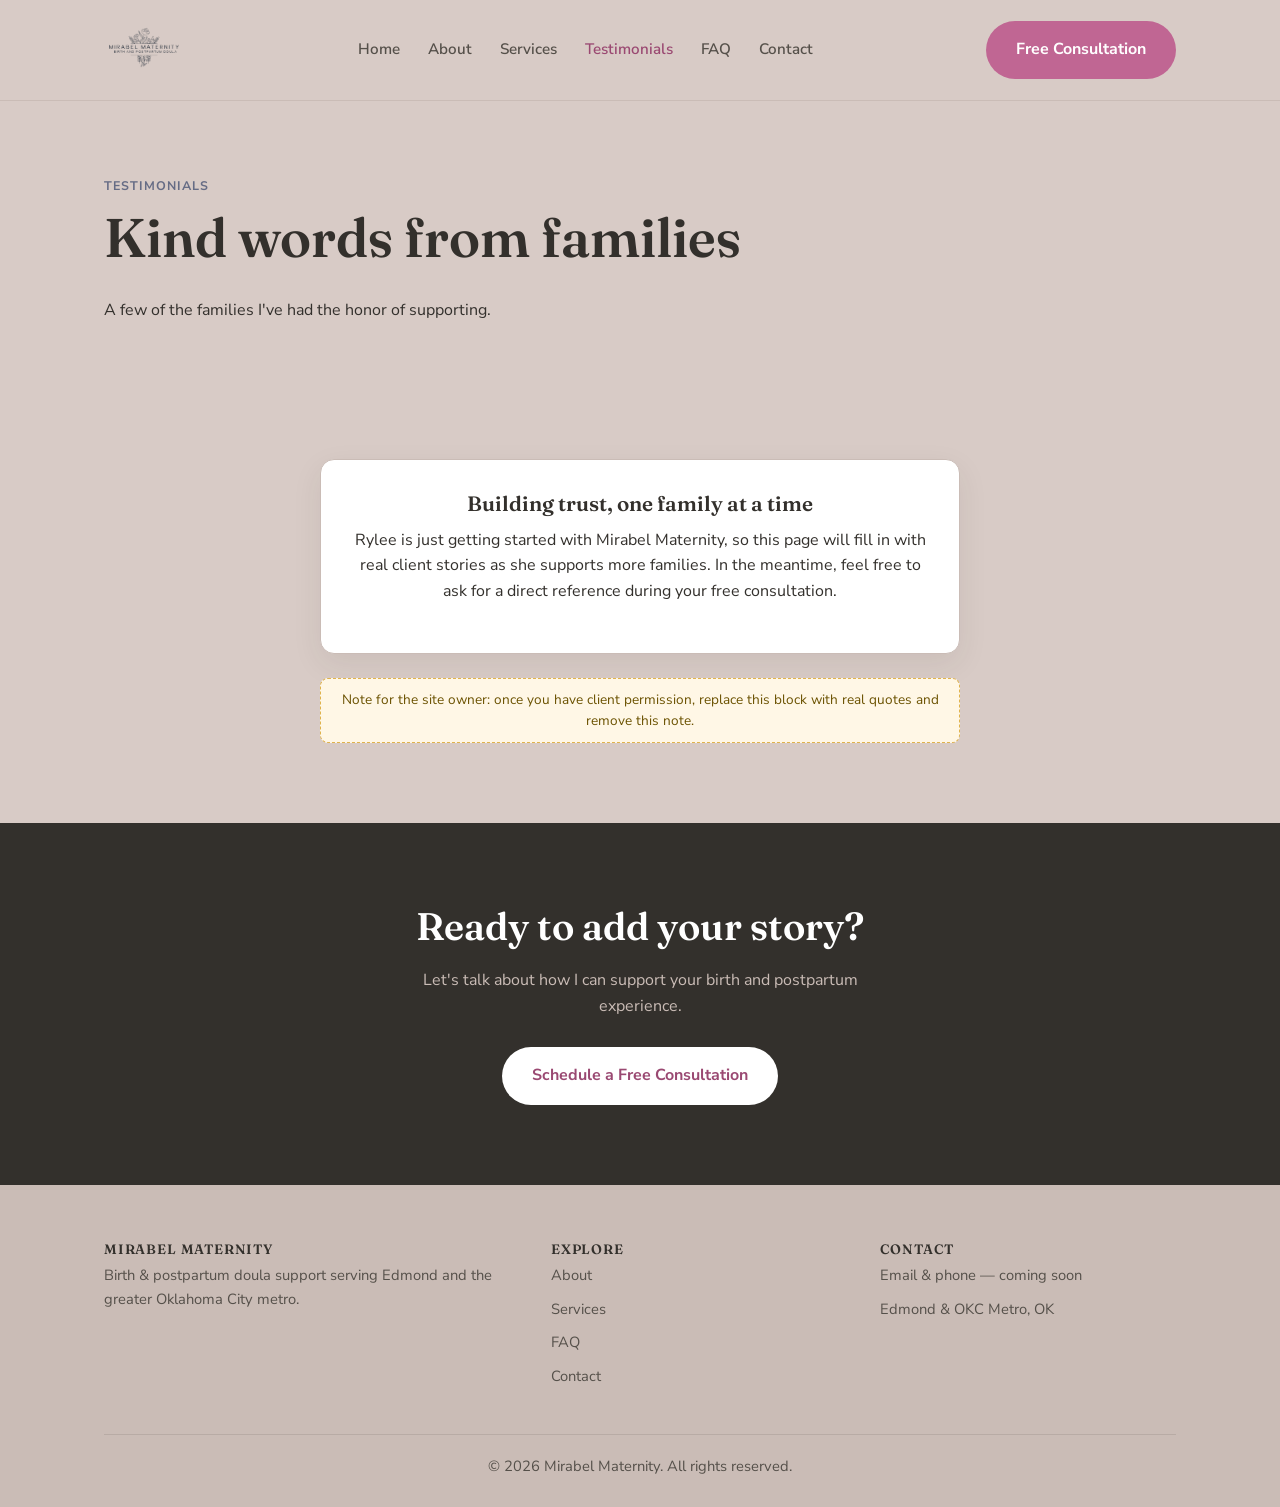
<file: testimonials.html>
<!doctype html>
<html lang="en">
<head>
  <meta charset="UTF-8" />
  <meta name="viewport" content="width=device-width, initial-scale=1.0" />
  <title>Testimonials | Mirabel Maternity</title>
  <meta name="description" content="Read what families in Edmond and the OKC metro say about their experience with Mirabel Maternity." />
  <link rel="preconnect" href="https://fonts.googleapis.com">
  <link rel="preconnect" href="https://fonts.gstatic.com" crossorigin>
  <link href="https://fonts.googleapis.com/css2?family=Fraunces:wght@500;600&family=Nunito+Sans:wght@400;600;700&display=swap" rel="stylesheet">
  <link rel="stylesheet" href="/assets/css/style.css" />
</head>
<body>

  <header class="site-header">
    <nav class="nav">
      <a href="/" class="brand"><img src="/assets/img/mirabel-logo.png" alt="Mirabel Maternity — Birth and Postpartum Doula" class="brand-logo" /></a>
      <ul class="nav-links">
        <li><a href="/">Home</a></li>
        <li><a href="/about.html">About</a></li>
        <li><a href="/services.html">Services</a></li>
        <li><a href="/testimonials.html" class="active">Testimonials</a></li>
        <li><a href="/faq.html">FAQ</a></li>
        <li><a href="/contact.html">Contact</a></li>
      </ul>
      <div class="nav-cta">
        <a href="/contact.html" class="btn btn-primary">Free Consultation</a>
        <button class="nav-toggle" aria-label="Toggle menu">
          <span></span><span></span><span></span>
        </button>
      </div>
    </nav>
  </header>

  <section class="hero" style="padding-bottom: 40px;">
    <div class="container">
      <span class="eyebrow">Testimonials</span>
      <h1>Kind words from families</h1>
      <p class="lead">A few of the families I've had the honor of supporting.</p>
    </div>
  </section>

  <section>
    <div class="container">
      <div class="card center" style="max-width: 640px; margin: 0 auto;">
        <h3>Building trust, one family at a time</h3>
        <p>Rylee is just getting started with Mirabel Maternity, so this page will fill in with real client stories
        as she supports more families. In the meantime, feel free to ask for a direct reference during your free
        consultation.</p>
      </div>
      <p class="placeholder-note center" style="max-width: 640px; margin: 24px auto 0;">
        Note for the site owner: once you have client permission, replace this block with real quotes and remove
        this note.
      </p>
    </div>
  </section>

  <section class="cta-band">
    <div class="container">
      <h2>Ready to add your story?</h2>
      <p>Let's talk about how I can support your birth and postpartum experience.</p>
      <a href="/contact.html" class="btn btn-light">Schedule a Free Consultation</a>
    </div>
  </section>

  <footer class="site-footer">
    <div class="container">
      <div class="footer-grid">
        <div>
          <h4>Mirabel Maternity</h4>
          <p>Birth &amp; postpartum doula support serving Edmond and the greater Oklahoma City metro.</p>
        </div>
        <div>
          <h4>Explore</h4>
          <ul>
            <li><a href="/about.html">About</a></li>
            <li><a href="/services.html">Services</a></li>
            <li><a href="/faq.html">FAQ</a></li>
            <li><a href="/contact.html">Contact</a></li>
          </ul>
        </div>
        <div>
          <h4>Contact</h4>
          <ul>
            <li>Email &amp; phone — coming soon</li>
            <li>Edmond &amp; OKC Metro, OK</li>
          </ul>
        </div>
      </div>
      <div class="footer-bottom">
        &copy; <span data-year></span> Mirabel Maternity. All rights reserved.
      </div>
    </div>
  </footer>

  <script src="/assets/js/main.js"></script>
</body>
</html>
</file>
<file: assets/css/style.css>
/* ===== Mirabel Maternity — base styles ===== */

:root {
  --color-cream: #d8cbc6;
  --color-cream-dark: #cabcb6;
  --color-lavender: #f5dbe4;
  --color-plum: #c06693;
  --color-plum-dark: #9a4972;
  --color-sage: #8a8fa3;
  --color-sage-dark: #666c85;
  --color-charcoal: #33302c;
  --color-charcoal-soft: #55504a;
  --color-white: #ffffff;

  --font-heading: "Fraunces", Georgia, serif;
  --font-body: "Nunito Sans", -apple-system, BlinkMacSystemFont, "Segoe UI", sans-serif;

  --max-width: 1120px;
  --radius: 14px;
  --shadow-soft: 0 10px 30px rgba(51, 48, 44, 0.08);
}

* {
  box-sizing: border-box;
}

html {
  scroll-behavior: smooth;
}

body {
  margin: 0;
  font-family: var(--font-body);
  color: var(--color-charcoal);
  background: var(--color-cream);
  line-height: 1.6;
  -webkit-font-smoothing: antialiased;
}

img {
  max-width: 100%;
  display: block;
}

a {
  color: var(--color-plum-dark);
}

h1, h2, h3, h4 {
  font-family: var(--font-heading);
  font-weight: 600;
  line-height: 1.2;
  margin: 0 0 0.5em;
  color: var(--color-charcoal);
}

h1 { font-size: clamp(2.2rem, 5vw, 3.4rem); }
h2 { font-size: clamp(1.7rem, 3.5vw, 2.4rem); }
h3 { font-size: 1.3rem; }

p { margin: 0 0 1em; }

.container {
  max-width: var(--max-width);
  margin: 0 auto;
  padding: 0 24px;
}

.eyebrow {
  display: inline-block;
  font-family: var(--font-body);
  font-weight: 700;
  letter-spacing: 0.08em;
  text-transform: uppercase;
  font-size: 0.78rem;
  color: var(--color-sage-dark);
  margin-bottom: 0.75em;
}

.placeholder-note {
  background: #fff7e6;
  border: 1px dashed #e0b34d;
  color: #6b5200;
  font-size: 0.85rem;
  padding: 10px 14px;
  border-radius: 8px;
  margin: 0 0 1.5em;
}

/* ---------- Buttons ---------- */

.btn {
  display: inline-block;
  font-family: var(--font-body);
  font-weight: 700;
  text-decoration: none;
  padding: 14px 28px;
  border-radius: 999px;
  transition: transform 0.15s ease, box-shadow 0.15s ease, background 0.15s ease;
  border: 2px solid transparent;
  cursor: pointer;
  font-size: 1rem;
}

.btn-primary {
  background: var(--color-plum);
  color: var(--color-white);
}

.btn-primary:hover {
  background: var(--color-plum-dark);
  transform: translateY(-1px);
  box-shadow: var(--shadow-soft);
}

.btn-outline {
  background: transparent;
  border-color: var(--color-charcoal);
  color: var(--color-charcoal);
}

.btn-outline:hover {
  background: var(--color-charcoal);
  color: var(--color-white);
}

.btn-light {
  background: var(--color-white);
  color: var(--color-plum-dark);
}

.btn-light:hover {
  background: var(--color-cream-dark);
}

/* ---------- Header / Nav ---------- */

.site-header {
  position: sticky;
  top: 0;
  z-index: 100;
  background: rgba(216, 203, 198, 0.92);
  backdrop-filter: blur(6px);
  border-bottom: 1px solid var(--color-cream-dark);
}

.nav {
  display: flex;
  align-items: center;
  justify-content: space-between;
  padding: 18px 24px;
  max-width: var(--max-width);
  margin: 0 auto;
}

.brand {
  display: flex;
  align-items: center;
  text-decoration: none;
  color: var(--color-charcoal);
}

.brand-logo {
  height: 64px;
  width: auto;
  display: block;
}

.nav-links {
  display: flex;
  gap: 28px;
  list-style: none;
  margin: 0;
  padding: 0;
}

.nav-links a {
  text-decoration: none;
  color: var(--color-charcoal-soft);
  font-weight: 600;
  font-size: 0.95rem;
}

.nav-links a:hover,
.nav-links a.active {
  color: var(--color-plum-dark);
}

.nav-cta {
  display: flex;
  align-items: center;
  gap: 18px;
}

.nav-toggle {
  display: none;
  background: none;
  border: none;
  cursor: pointer;
  padding: 8px;
}

.nav-toggle span {
  display: block;
  width: 24px;
  height: 2px;
  background: var(--color-charcoal);
  margin: 5px 0;
  transition: 0.2s;
}

@media (max-width: 860px) {
  .nav-links {
    position: absolute;
    top: 100%;
    left: 0;
    right: 0;
    background: var(--color-cream);
    flex-direction: column;
    gap: 0;
    border-bottom: 1px solid var(--color-cream-dark);
    max-height: 0;
    overflow: hidden;
    transition: max-height 0.25s ease;
  }

  .nav-links.open {
    max-height: 400px;
  }

  .nav-links li {
    border-top: 1px solid var(--color-cream-dark);
  }

  .nav-links a {
    display: block;
    padding: 16px 24px;
  }

  .nav-cta .btn-primary {
    padding: 10px 18px;
    font-size: 0.9rem;
  }

  .nav-toggle {
    display: block;
  }
}

/* ---------- Hero ---------- */

.hero {
  padding: 72px 0 90px;
  background: var(--color-cream);
}

.hero-inner {
  display: grid;
  grid-template-columns: 1.1fr 0.9fr;
  gap: 48px;
  align-items: center;
}

@media (max-width: 900px) {
  .hero-inner {
    grid-template-columns: 1fr;
  }
}

.hero-copy p.lead {
  font-size: 1.15rem;
  color: var(--color-charcoal-soft);
  max-width: 46ch;
}

.hero-actions {
  display: flex;
  gap: 16px;
  flex-wrap: wrap;
  margin-top: 28px;
}

.hero-art {
  background: var(--color-white);
  border-radius: var(--radius);
  box-shadow: var(--shadow-soft);
  aspect-ratio: 4 / 5;
  overflow: hidden;
  display: flex;
  align-items: center;
  justify-content: center;
  color: var(--color-sage-dark);
  font-family: var(--font-heading);
  text-align: center;
}

.hero-art.placeholder {
  padding: 24px;
  border: 2px dashed var(--color-lavender);
}

.trust-row {
  display: flex;
  flex-wrap: wrap;
  gap: 28px;
  margin-top: 40px;
  color: var(--color-charcoal-soft);
  font-size: 0.9rem;
  font-weight: 700;
}

/* ---------- Sections ---------- */

section {
  padding: 80px 0;
}

.section-alt {
  background: var(--color-white);
}

.section-head {
  max-width: 640px;
  margin: 0 auto 48px;
  text-align: center;
}

.section-head.left {
  margin-left: 0;
  text-align: left;
}

/* ---------- Cards / grids ---------- */

.grid-3 {
  display: grid;
  grid-template-columns: repeat(3, 1fr);
  gap: 28px;
}

.grid-2 {
  display: grid;
  grid-template-columns: repeat(2, 1fr);
  gap: 28px;
}

@media (max-width: 860px) {
  .grid-3, .grid-2 {
    grid-template-columns: 1fr;
  }
}

.card {
  background: var(--color-white);
  border-radius: var(--radius);
  padding: 32px 28px;
  box-shadow: var(--shadow-soft);
  border: 1px solid var(--color-cream-dark);
}

.card .icon {
  width: 48px;
  height: 48px;
  border-radius: 12px;
  background: var(--color-lavender);
  display: flex;
  align-items: center;
  justify-content: center;
  font-size: 1.4rem;
  margin-bottom: 18px;
}

/* ---------- Pricing ---------- */

.pricing-card {
  background: var(--color-white);
  border-radius: var(--radius);
  padding: 36px 30px;
  box-shadow: var(--shadow-soft);
  border: 1px solid var(--color-cream-dark);
  display: flex;
  flex-direction: column;
}

.pricing-card.featured {
  border: 2px solid var(--color-plum);
  transform: translateY(-8px);
}

.price {
  font-family: var(--font-heading);
  font-size: 2.2rem;
  color: var(--color-plum-dark);
  margin: 12px 0;
}

.pricing-card ul {
  padding-left: 20px;
  flex-grow: 1;
}

.pricing-card li {
  margin-bottom: 10px;
}

/* ---------- Testimonials ---------- */

.testimonial {
  background: var(--color-white);
  border-radius: var(--radius);
  padding: 32px;
  box-shadow: var(--shadow-soft);
  border: 1px solid var(--color-cream-dark);
}

.testimonial p.quote {
  font-family: var(--font-heading);
  font-size: 1.15rem;
  color: var(--color-charcoal);
}

.testimonial .attribution {
  font-weight: 700;
  color: var(--color-sage-dark);
  font-size: 0.9rem;
}

/* ---------- FAQ ---------- */

.faq-item {
  border-bottom: 1px solid var(--color-cream-dark);
  padding: 22px 0;
}

.faq-item h3 {
  margin-bottom: 8px;
}

/* ---------- Forms ---------- */

.form-grid {
  display: grid;
  gap: 18px;
}

label {
  display: block;
  font-weight: 700;
  margin-bottom: 6px;
  font-size: 0.92rem;
}

input, select, textarea {
  width: 100%;
  padding: 12px 14px;
  border-radius: 8px;
  border: 1px solid var(--color-cream-dark);
  background: var(--color-white);
  font-family: var(--font-body);
  font-size: 1rem;
}

input:focus, select:focus, textarea:focus {
  outline: 2px solid var(--color-sage);
  outline-offset: 1px;
}

/* ---------- CTA band ---------- */

.cta-band {
  background: var(--color-charcoal);
  color: var(--color-cream);
  text-align: center;
}

.cta-band h2 {
  color: var(--color-white);
}

.cta-band p {
  color: var(--color-cream-dark);
  max-width: 50ch;
  margin: 0 auto 28px;
}

/* ---------- Footer ---------- */

.site-footer {
  background: var(--color-cream-dark);
  padding: 56px 0 28px;
  font-size: 0.92rem;
  color: var(--color-charcoal-soft);
}

.footer-grid {
  display: grid;
  grid-template-columns: 1.4fr 1fr 1fr;
  gap: 32px;
  margin-bottom: 36px;
}

@media (max-width: 720px) {
  .footer-grid {
    grid-template-columns: 1fr;
  }
}

.footer-grid h4 {
  font-size: 0.85rem;
  text-transform: uppercase;
  letter-spacing: 0.06em;
  color: var(--color-charcoal);
}

.footer-grid ul {
  list-style: none;
  padding: 0;
  margin: 0;
}

.footer-grid li {
  margin-bottom: 10px;
}

.footer-grid a {
  color: var(--color-charcoal-soft);
  text-decoration: none;
}

.footer-grid a:hover {
  color: var(--color-plum-dark);
}

.footer-bottom {
  border-top: 1px solid rgba(51, 48, 44, 0.12);
  padding-top: 20px;
  text-align: center;
}

/* ---------- Utility ---------- */

.center { text-align: center; }
.mt-0 { margin-top: 0; }
</file>
